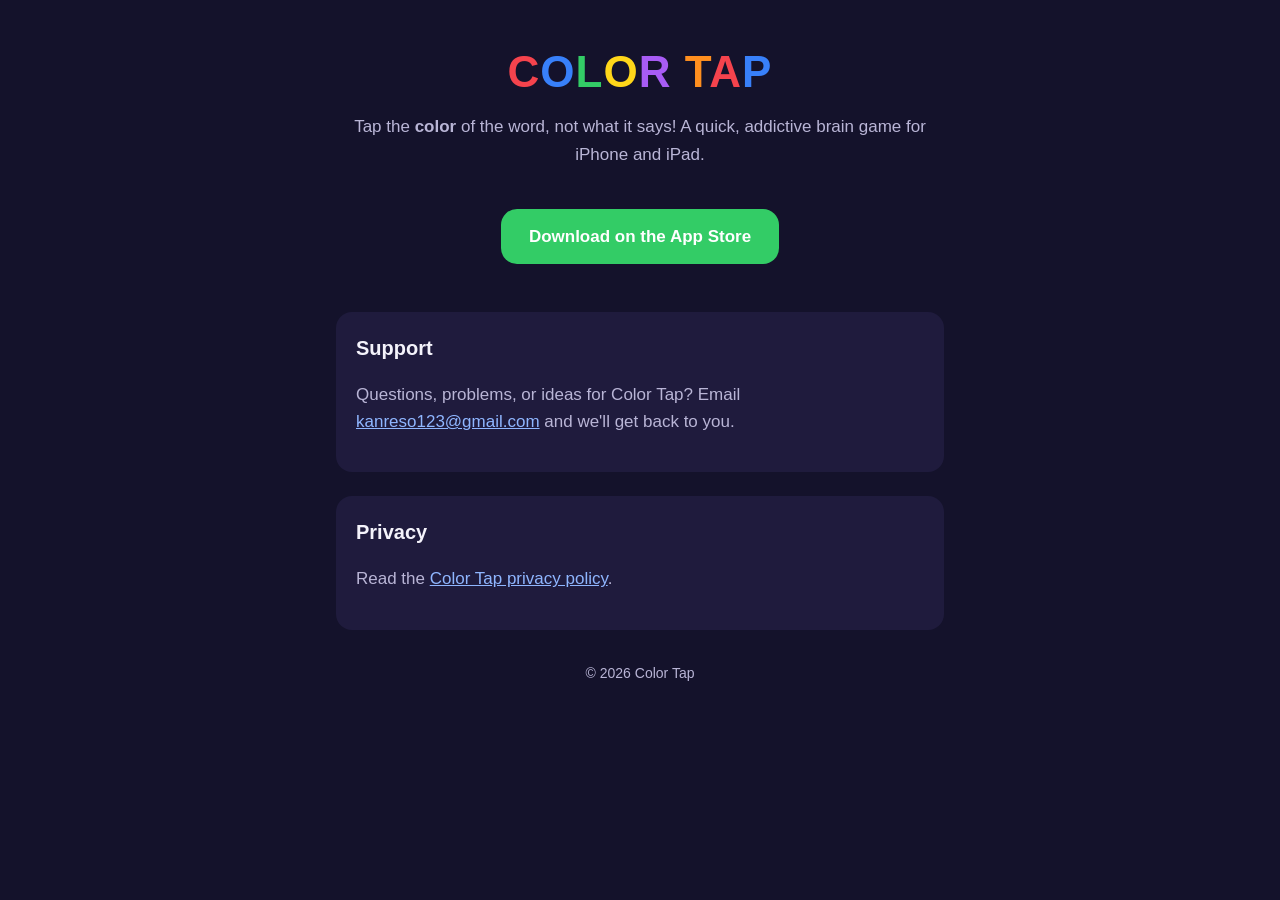
<file: index.html>
<!doctype html>
<html lang="en">
<head>
<meta charset="utf-8">
<meta name="viewport" content="width=device-width, initial-scale=1">
<title>Color Tap: Brain Game</title>
<meta name="description" content="Color Tap: Brain Game for iPhone and iPad. Tap the color, not the word!">
<style>
  :root { --bg: #14122b; --card: #1f1b3d; --text: #f4f3fb; --muted: #b9b5d6; --green: #33cc66; }
  * { box-sizing: border-box; }
  body { margin: 0; background: var(--bg); color: var(--text); font: 17px/1.6 -apple-system, BlinkMacSystemFont, "Segoe UI", Roboto, sans-serif; }
  main { max-width: 640px; margin: 0 auto; padding: 48px 16px; text-align: center; }
  h1 { font-size: 44px; line-height: 1.1; margin: 0 0 12px; font-weight: 900; letter-spacing: 1px; }
  h1 span:nth-child(6n+1) { color: #f5434d; } h1 span:nth-child(6n+2) { color: #3880fa; }
  h1 span:nth-child(6n+3) { color: #33cc66; } h1 span:nth-child(6n+4) { color: #ffd61a; }
  h1 span:nth-child(6n+5) { color: #a85cf5; } h1 span:nth-child(6n) { color: #ff8f1f; }
  p { color: var(--muted); }
  .button { display: inline-block; margin: 24px 0; padding: 14px 28px; border-radius: 16px; background: var(--green); color: #fff; font-weight: 800; text-decoration: none; }
  section { background: var(--card); border-radius: 16px; padding: 20px; margin-top: 24px; text-align: left; }
  h2 { margin: 0 0 8px; font-size: 20px; }
  a { color: #8fb6ff; }
  footer { margin-top: 32px; font-size: 14px; color: var(--muted); }
</style>
</head>
<body>
<main>
  <h1><span>C</span><span>O</span><span>L</span><span>O</span><span>R</span> <span>T</span><span>A</span><span>P</span></h1>
  <p>Tap the <strong>color</strong> of the word, not what it says! A quick, addictive brain game for iPhone and iPad.</p>
  <a class="button" href="https://apps.apple.com/app/id6816421813">Download on the App Store</a>

  <section id="support">
    <h2>Support</h2>
    <p>Questions, problems, or ideas for Color Tap? Email <a href="mailto:kanreso123@gmail.com">kanreso123@gmail.com</a> and we'll get back to you.</p>
  </section>

  <section>
    <h2>Privacy</h2>
    <p>Read the <a href="privacy.html">Color Tap privacy policy</a>.</p>
  </section>

  <footer>&copy; 2026 Color Tap</footer>
</main>
</body>
</html>
</file>
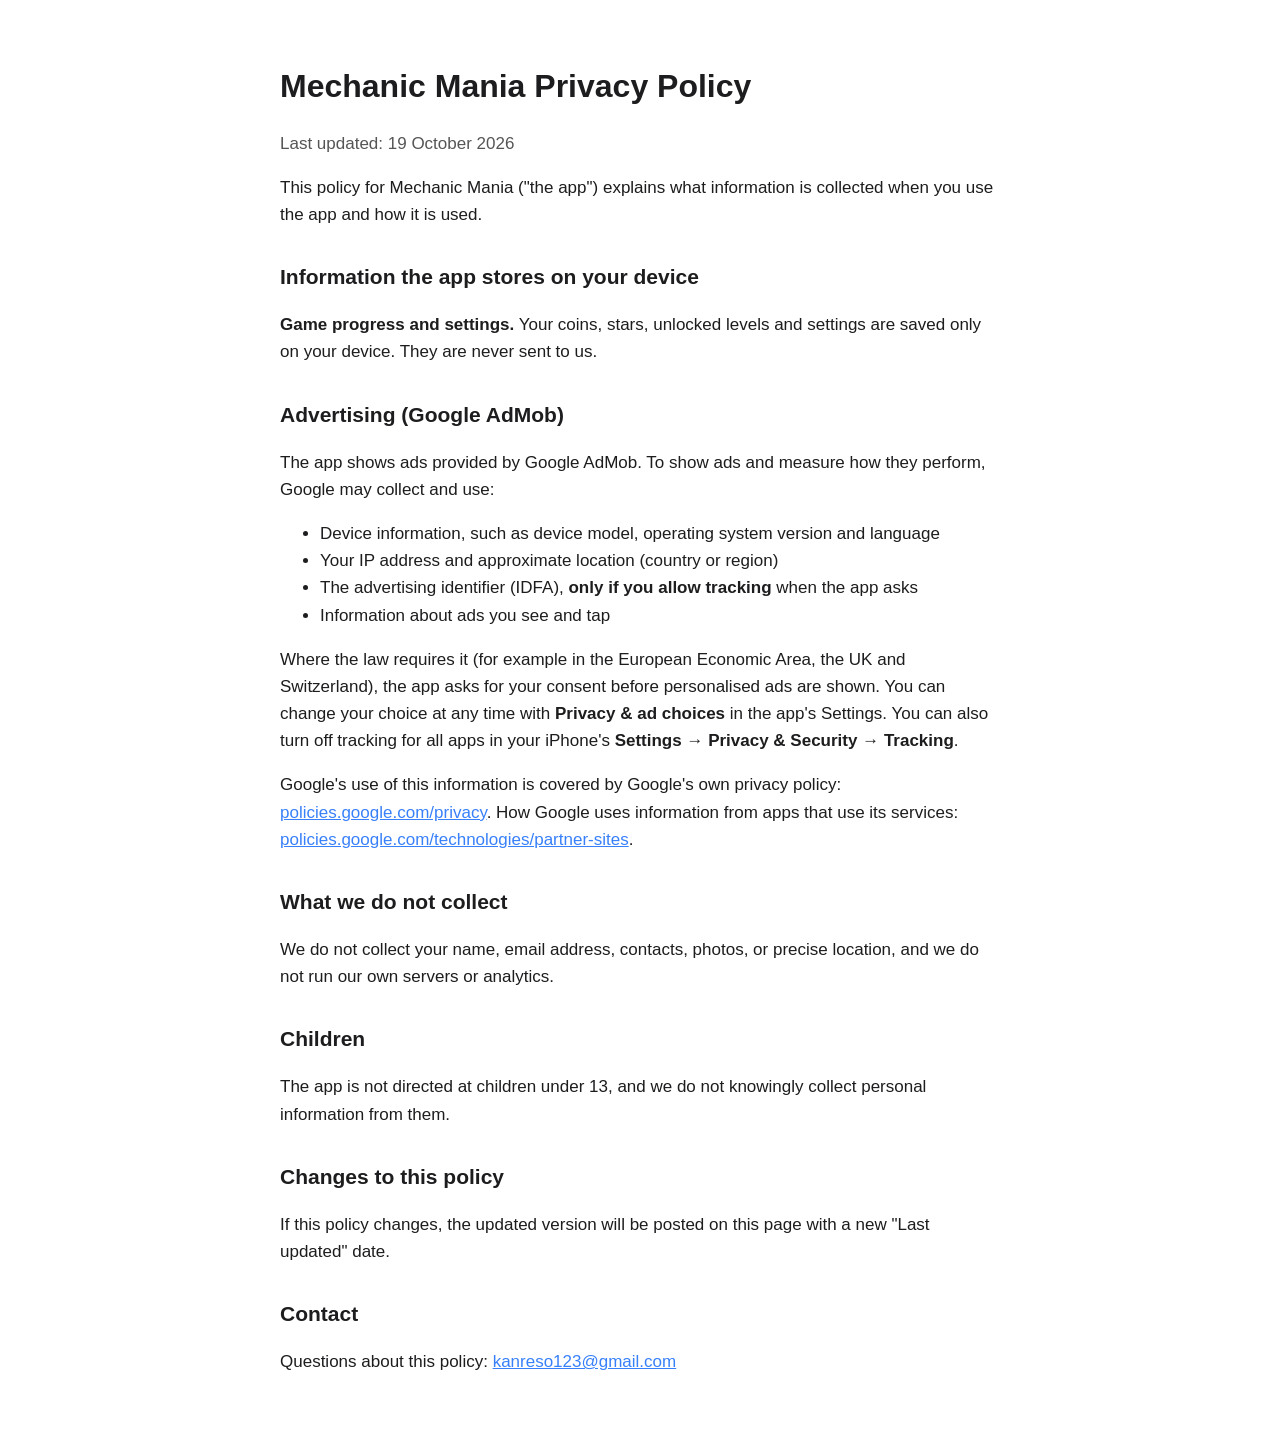
<file: mechanicmania-privacy.html>
<!doctype html>
<html lang="en">
<head>
<meta charset="utf-8">
<meta name="viewport" content="width=device-width, initial-scale=1">
<title>Mechanic Mania Privacy Policy</title>
<style>
  :root { --bg: #ffffff; --text: #1d1d1f; --muted: #555; }
  @media (prefers-color-scheme: dark) { :root { --bg: #14122b; --text: #f4f3fb; --muted: #b9b5d6; } }
  body { margin: 0; background: var(--bg); color: var(--text); font: 17px/1.6 -apple-system, BlinkMacSystemFont, "Segoe UI", Roboto, sans-serif; }
  main { max-width: 720px; margin: 0 auto; padding: 40px 16px; }
  h1 { font-size: 32px; margin-bottom: 4px; }
  h2 { font-size: 21px; margin-top: 32px; }
  .updated { color: var(--muted); }
  a { color: #3880fa; }
</style>
</head>
<body>
<main>
<h1>Mechanic Mania Privacy Policy</h1>
<p class="updated">Last updated: 19 October 2026</p>

<p>This policy for Mechanic Mania ("the app") explains what information is collected when you use the app and how it is used.</p>

<h2>Information the app stores on your device</h2>
<p><strong>Game progress and settings.</strong> Your coins, stars, unlocked levels and settings are saved only on your device. They are never sent to us.</p>

<h2>Advertising (Google AdMob)</h2>
<p>The app shows ads provided by Google AdMob. To show ads and measure how they perform, Google may collect and use:</p>
<ul>
  <li>Device information, such as device model, operating system version and language</li>
  <li>Your IP address and approximate location (country or region)</li>
  <li>The advertising identifier (IDFA), <strong>only if you allow tracking</strong> when the app asks</li>
  <li>Information about ads you see and tap</li>
</ul>
<p>Where the law requires it (for example in the European Economic Area, the UK and Switzerland), the app asks for your consent before personalised ads are shown. You can change your choice at any time with <strong>Privacy &amp; ad choices</strong> in the app's Settings. You can also turn off tracking for all apps in your iPhone's <strong>Settings &rarr; Privacy &amp; Security &rarr; Tracking</strong>.</p>
<p>Google's use of this information is covered by Google's own privacy policy: <a href="https://policies.google.com/privacy">policies.google.com/privacy</a>. How Google uses information from apps that use its services: <a href="https://policies.google.com/technologies/partner-sites">policies.google.com/technologies/partner-sites</a>.</p>

<h2>What we do not collect</h2>
<p>We do not collect your name, email address, contacts, photos, or precise location, and we do not run our own servers or analytics.</p>

<h2>Children</h2>
<p>The app is not directed at children under 13, and we do not knowingly collect personal information from them.</p>

<h2>Changes to this policy</h2>
<p>If this policy changes, the updated version will be posted on this page with a new "Last updated" date.</p>

<h2>Contact</h2>
<p>Questions about this policy: <a href="mailto:kanreso123@gmail.com">kanreso123@gmail.com</a></p>
</main>
</body>
</html>
</file>
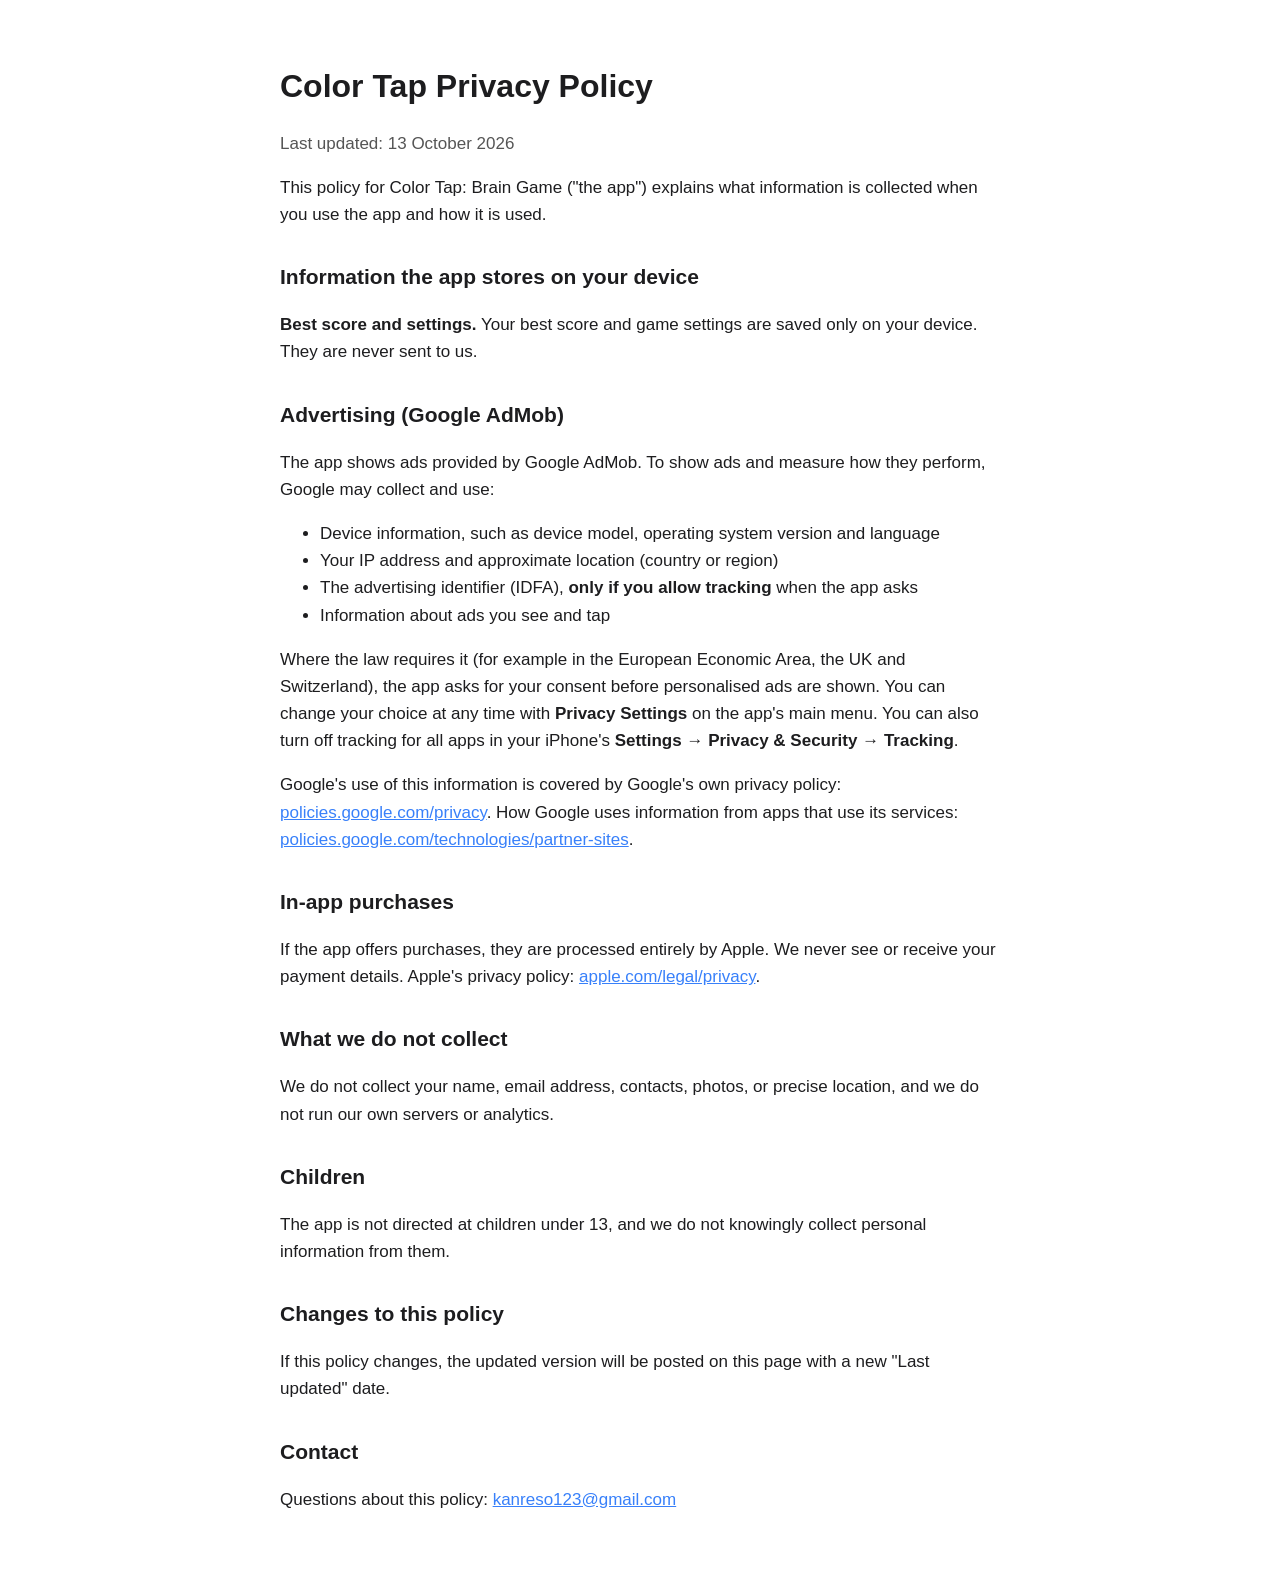
<file: privacy.html>
<!doctype html>
<html lang="en">
<head>
<meta charset="utf-8">
<meta name="viewport" content="width=device-width, initial-scale=1">
<title>Color Tap Privacy Policy</title>
<style>
  :root { --bg: #ffffff; --text: #1d1d1f; --muted: #555; }
  @media (prefers-color-scheme: dark) { :root { --bg: #14122b; --text: #f4f3fb; --muted: #b9b5d6; } }
  body { margin: 0; background: var(--bg); color: var(--text); font: 17px/1.6 -apple-system, BlinkMacSystemFont, "Segoe UI", Roboto, sans-serif; }
  main { max-width: 720px; margin: 0 auto; padding: 40px 16px; }
  h1 { font-size: 32px; margin-bottom: 4px; }
  h2 { font-size: 21px; margin-top: 32px; }
  .updated { color: var(--muted); }
  a { color: #3880fa; }
</style>
</head>
<body>
<main>
<h1>Color Tap Privacy Policy</h1>
<p class="updated">Last updated: 13 October 2026</p>

<p>This policy for Color Tap: Brain Game ("the app") explains what information is collected when you use the app and how it is used.</p>

<h2>Information the app stores on your device</h2>
<p><strong>Best score and settings.</strong> Your best score and game settings are saved only on your device. They are never sent to us.</p>

<h2>Advertising (Google AdMob)</h2>
<p>The app shows ads provided by Google AdMob. To show ads and measure how they perform, Google may collect and use:</p>
<ul>
  <li>Device information, such as device model, operating system version and language</li>
  <li>Your IP address and approximate location (country or region)</li>
  <li>The advertising identifier (IDFA), <strong>only if you allow tracking</strong> when the app asks</li>
  <li>Information about ads you see and tap</li>
</ul>
<p>Where the law requires it (for example in the European Economic Area, the UK and Switzerland), the app asks for your consent before personalised ads are shown. You can change your choice at any time with <strong>Privacy Settings</strong> on the app's main menu. You can also turn off tracking for all apps in your iPhone's <strong>Settings &rarr; Privacy &amp; Security &rarr; Tracking</strong>.</p>
<p>Google's use of this information is covered by Google's own privacy policy: <a href="https://policies.google.com/privacy">policies.google.com/privacy</a>. How Google uses information from apps that use its services: <a href="https://policies.google.com/technologies/partner-sites">policies.google.com/technologies/partner-sites</a>.</p>

<h2>In-app purchases</h2>
<p>If the app offers purchases, they are processed entirely by Apple. We never see or receive your payment details. Apple's privacy policy: <a href="https://www.apple.com/legal/privacy/">apple.com/legal/privacy</a>.</p>

<h2>What we do not collect</h2>
<p>We do not collect your name, email address, contacts, photos, or precise location, and we do not run our own servers or analytics.</p>

<h2>Children</h2>
<p>The app is not directed at children under 13, and we do not knowingly collect personal information from them.</p>

<h2>Changes to this policy</h2>
<p>If this policy changes, the updated version will be posted on this page with a new "Last updated" date.</p>

<h2>Contact</h2>
<p>Questions about this policy: <a href="mailto:kanreso123@gmail.com">kanreso123@gmail.com</a></p>
</main>
</body>
</html>
</file>
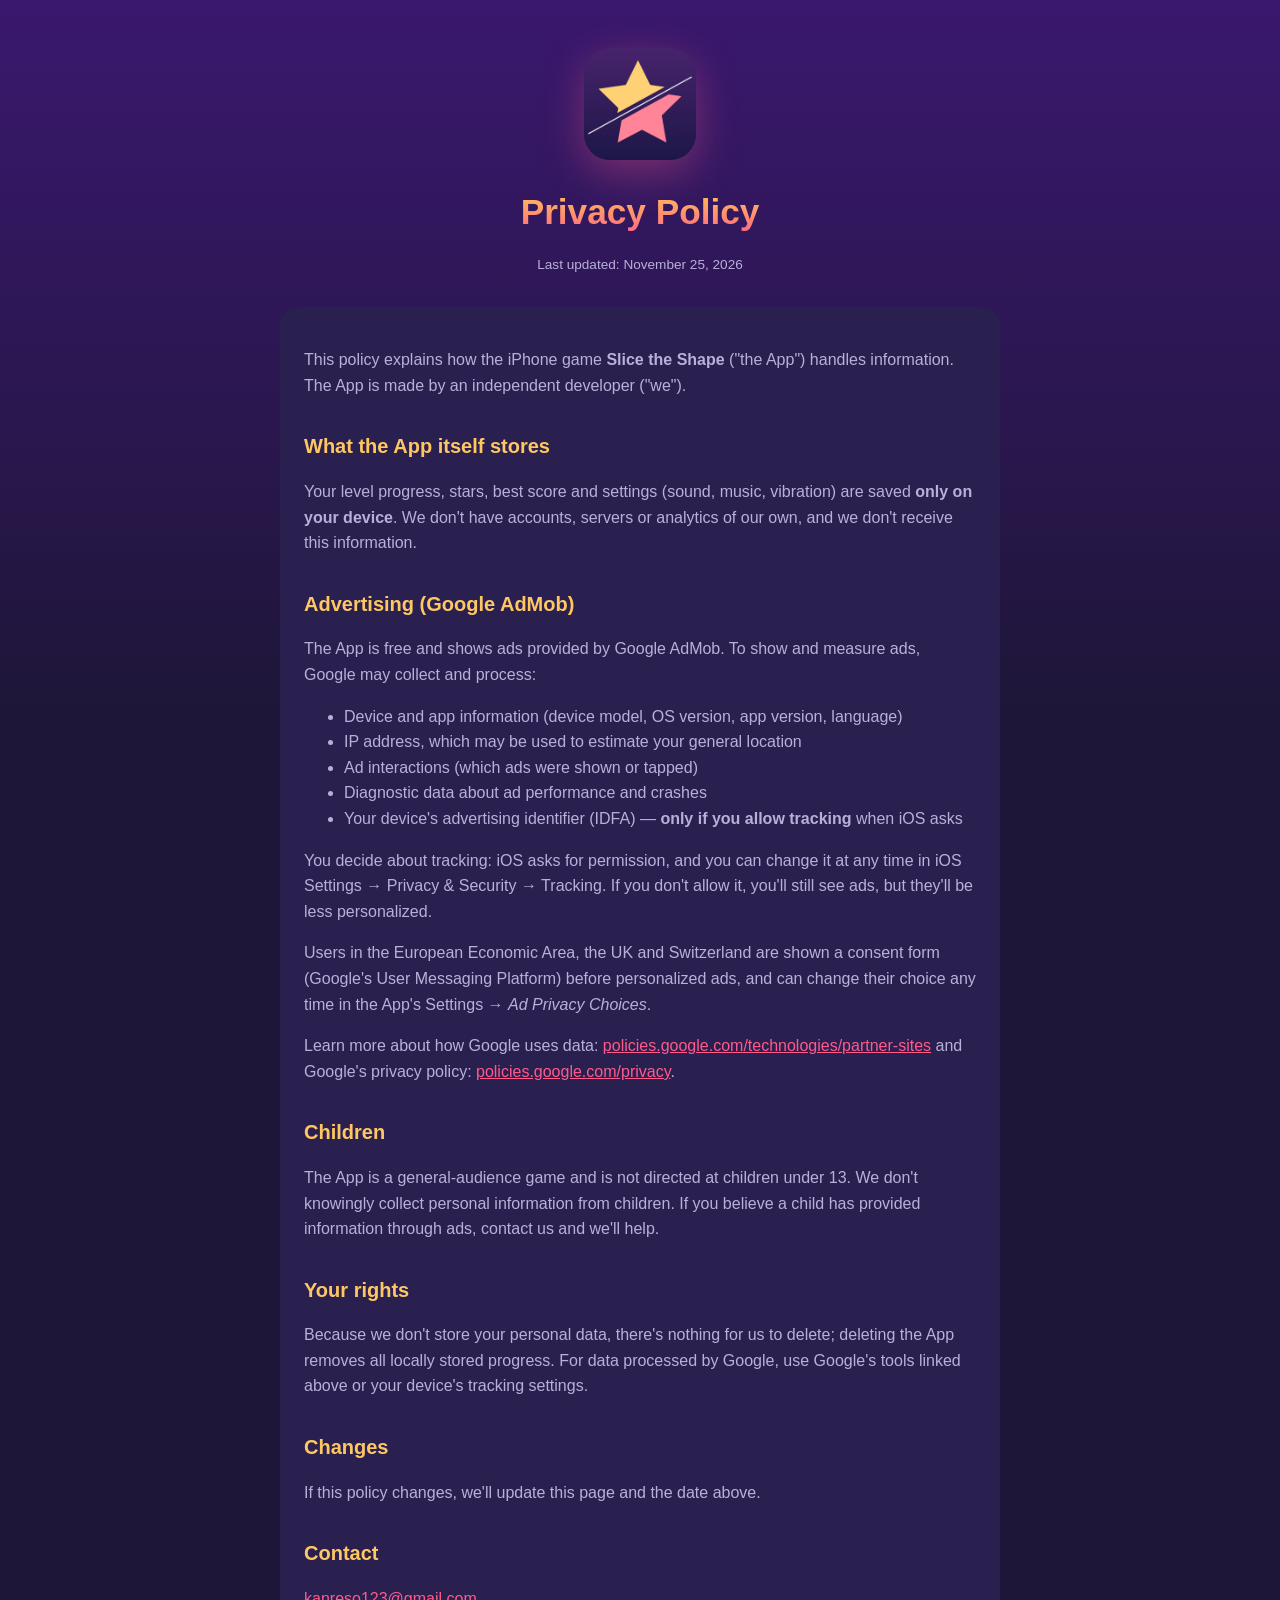
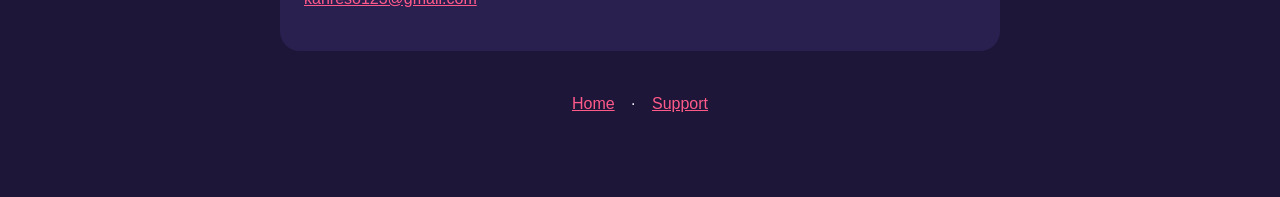
<file: slicetheshape-privacy.html>
<!doctype html>
<html lang="en">
<head>
<meta charset="utf-8"><meta name="viewport" content="width=device-width, initial-scale=1">
<title>Privacy Policy — Slice the Shape</title>
<link rel="stylesheet" href="slicetheshape.css">
</head>
<body><main>
<header><img src="slicetheshape-icon.png" alt=""><h1>Privacy Policy</h1><p class="small">Last updated: November 25, 2026</p></header>

<div class="card">
<p>This policy explains how the iPhone game <strong>Slice the Shape</strong> ("the App") handles information.
The App is made by an independent developer ("we").</p>

<h2>What the App itself stores</h2>
<p>Your level progress, stars, best score and settings (sound, music, vibration) are saved <strong>only on your device</strong>.
We don't have accounts, servers or analytics of our own, and we don't receive this information.</p>

<h2>Advertising (Google AdMob)</h2>
<p>The App is free and shows ads provided by Google AdMob. To show and measure ads, Google may collect and process:</p>
<ul>
  <li>Device and app information (device model, OS version, app version, language)</li>
  <li>IP address, which may be used to estimate your general location</li>
  <li>Ad interactions (which ads were shown or tapped)</li>
  <li>Diagnostic data about ad performance and crashes</li>
  <li>Your device's advertising identifier (IDFA) — <strong>only if you allow tracking</strong> when iOS asks</li>
</ul>
<p>You decide about tracking: iOS asks for permission, and you can change it at any time in
iOS Settings → Privacy &amp; Security → Tracking. If you don't allow it, you'll still see ads, but they'll be less personalized.</p>
<p>Users in the European Economic Area, the UK and Switzerland are shown a consent form (Google's User Messaging Platform)
before personalized ads, and can change their choice any time in the App's Settings → <em>Ad Privacy Choices</em>.</p>
<p>Learn more about how Google uses data:
<a href="https://policies.google.com/technologies/partner-sites">policies.google.com/technologies/partner-sites</a>
and Google's privacy policy: <a href="https://policies.google.com/privacy">policies.google.com/privacy</a>.</p>

<h2>Children</h2>
<p>The App is a general-audience game and is not directed at children under 13. We don't knowingly collect personal
information from children. If you believe a child has provided information through ads, contact us and we'll help.</p>

<h2>Your rights</h2>
<p>Because we don't store your personal data, there's nothing for us to delete; deleting the App removes all locally stored
progress. For data processed by Google, use Google's tools linked above or your device's tracking settings.</p>

<h2>Changes</h2>
<p>If this policy changes, we'll update this page and the date above.</p>

<h2>Contact</h2>
<p><a href="mailto:kanreso123@gmail.com">kanreso123@gmail.com</a></p>
</div>
<nav><a href="slicetheshape.html">Home</a> · <a href="slicetheshape-support.html">Support</a></nav>
</main></body>
</html>
</file>
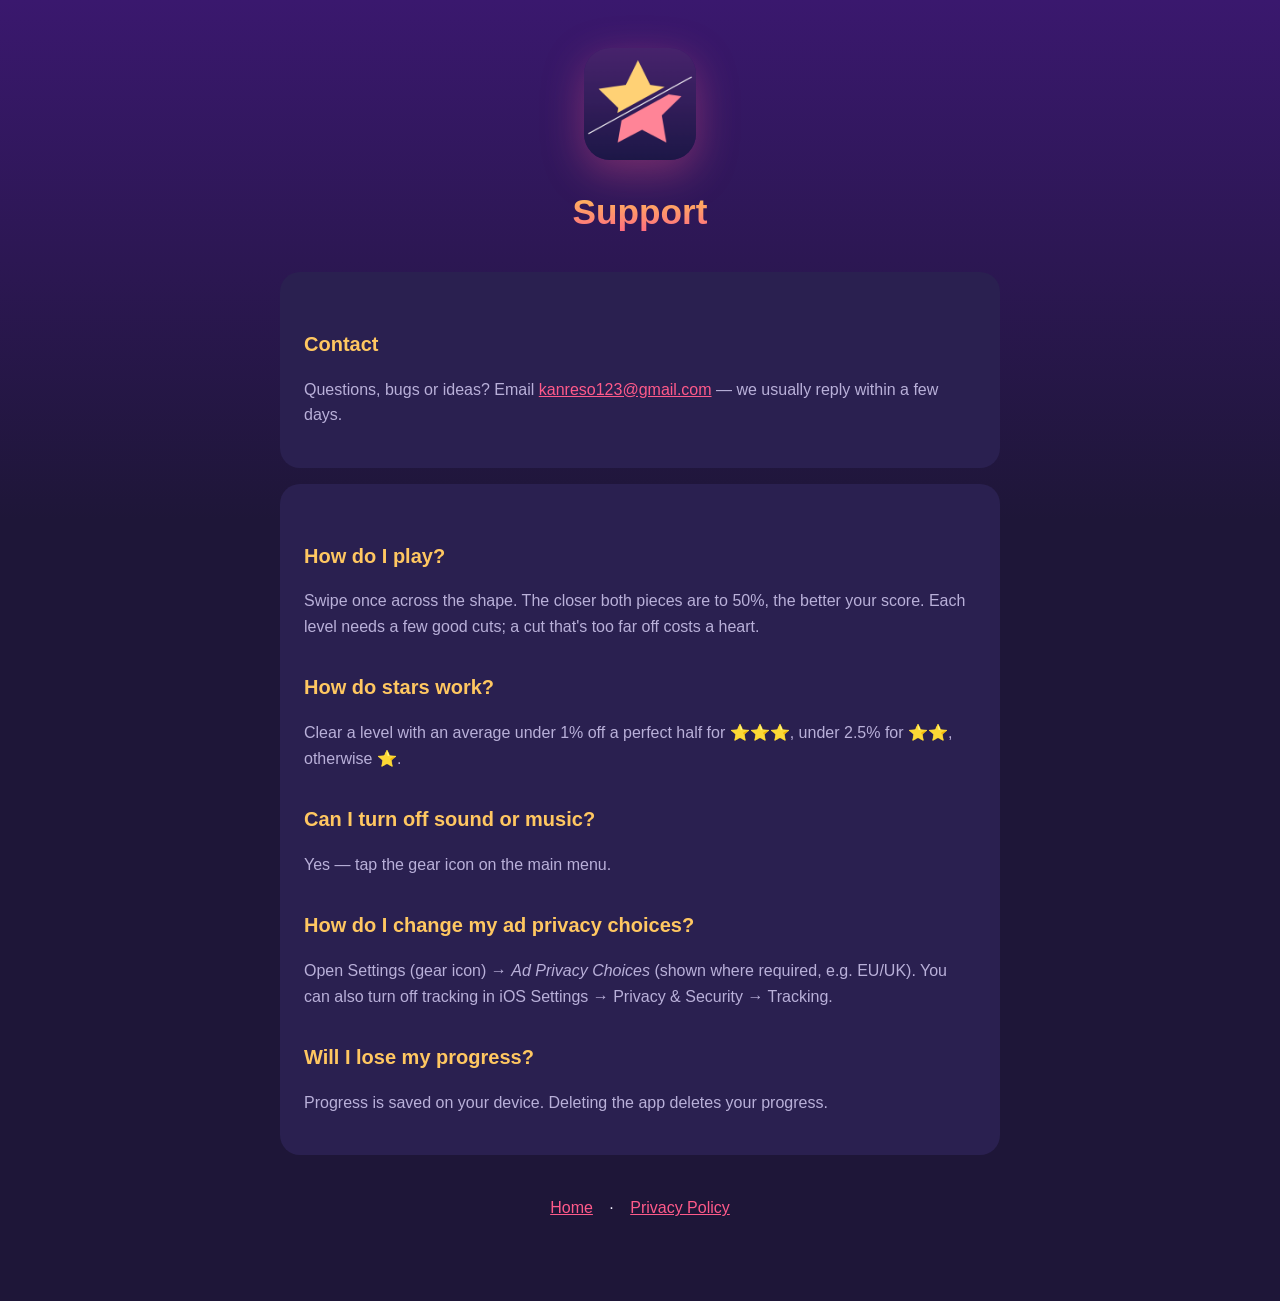
<file: slicetheshape-support.html>
<!doctype html>
<html lang="en">
<head>
<meta charset="utf-8"><meta name="viewport" content="width=device-width, initial-scale=1">
<title>Support — Slice the Shape</title>
<link rel="stylesheet" href="slicetheshape.css">
</head>
<body><main>
<header><img src="slicetheshape-icon.png" alt=""><h1>Support</h1></header>
<div class="card">
  <h2>Contact</h2>
  <p>Questions, bugs or ideas? Email <a href="mailto:kanreso123@gmail.com">kanreso123@gmail.com</a> — we usually reply within a few days.</p>
</div>
<div class="card">
  <h2>How do I play?</h2>
  <p>Swipe once across the shape. The closer both pieces are to 50%, the better your score.
  Each level needs a few good cuts; a cut that's too far off costs a heart.</p>
  <h2>How do stars work?</h2>
  <p>Clear a level with an average under 1% off a perfect half for ⭐⭐⭐, under 2.5% for ⭐⭐, otherwise ⭐.</p>
  <h2>Can I turn off sound or music?</h2>
  <p>Yes — tap the gear icon on the main menu.</p>
  <h2>How do I change my ad privacy choices?</h2>
  <p>Open Settings (gear icon) → <em>Ad Privacy Choices</em> (shown where required, e.g. EU/UK).
  You can also turn off tracking in iOS Settings → Privacy &amp; Security → Tracking.</p>
  <h2>Will I lose my progress?</h2>
  <p>Progress is saved on your device. Deleting the app deletes your progress.</p>
</div>
<nav><a href="slicetheshape.html">Home</a> · <a href="slicetheshape-privacy.html">Privacy Policy</a></nav>
</main></body>
</html>
</file>
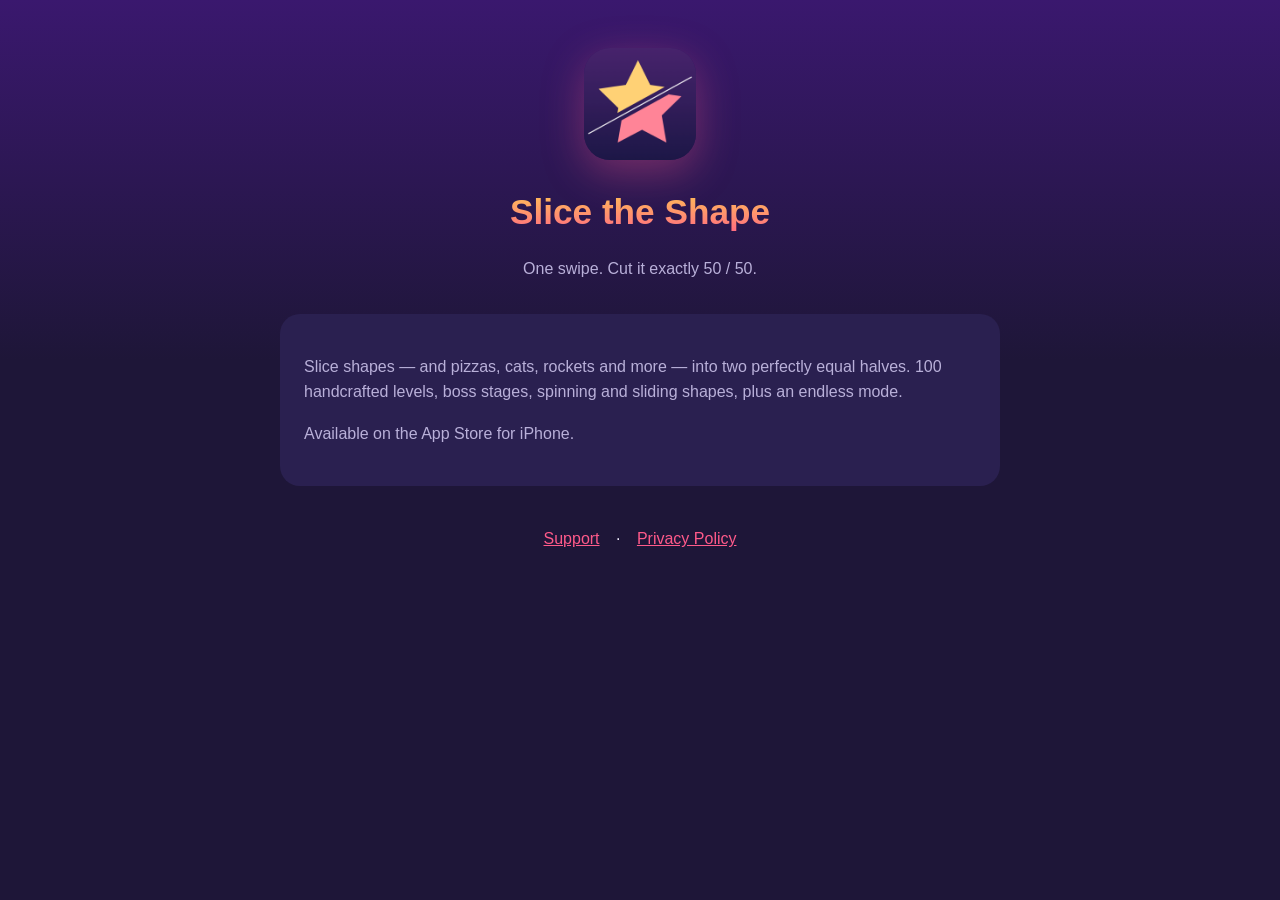
<file: slicetheshape.html>
<!doctype html>
<html lang="en">
<head>
<meta charset="utf-8"><meta name="viewport" content="width=device-width, initial-scale=1">
<title>Slice the Shape</title>
<meta name="description" content="Slice the Shape — one swipe, cut it exactly 50/50. 100 levels on iPhone.">
<link rel="stylesheet" href="slicetheshape.css">
</head>
<body><main>
<header>
  <img src="slicetheshape-icon.png" alt="Slice the Shape icon">
  <h1>Slice the Shape</h1>
  <p>One swipe. Cut it exactly 50 / 50.</p>
</header>
<div class="card">
  <p>Slice shapes — and pizzas, cats, rockets and more — into two perfectly equal halves.
  100 handcrafted levels, boss stages, spinning and sliding shapes, plus an endless mode.</p>
  <p>Available on the App Store for iPhone.</p>
</div>
<nav><a href="slicetheshape-support.html">Support</a> · <a href="slicetheshape-privacy.html">Privacy Policy</a></nav>
</main></body>
</html>
</file>
<file: slicetheshape.css>
:root { --bg: #1e1638; --card: #2a2050; --text: #f4f1ff; --muted: #b9b0d9; --accent: #ff5a8a; --gold: #ffc761; }
* { box-sizing: border-box; }
body { margin: 0; font-family: -apple-system, BlinkMacSystemFont, "SF Pro Rounded", "Segoe UI", Roboto, sans-serif;
       background: linear-gradient(180deg, #3a186e 0%, var(--bg) 40%); color: var(--text); line-height: 1.6; min-height: 100vh; }
main { max-width: 760px; margin: 0 auto; padding: 48px 20px 80px; }
header { text-align: center; margin-bottom: 32px; }
header img { width: 112px; height: 112px; border-radius: 26px; box-shadow: 0 12px 40px rgba(255, 90, 138, .35); }
h1 { font-size: 2.2rem; margin: 16px 0 4px; background: linear-gradient(#ffd34d, #ff5a8a); -webkit-background-clip: text; background-clip: text; color: transparent; }
h2 { color: var(--gold); margin-top: 32px; font-size: 1.25rem; }
p, li { color: var(--muted); }
a { color: var(--accent); }
.card { background: var(--card); border-radius: 20px; padding: 24px; margin: 16px 0; }
nav { text-align: center; margin-top: 40px; }
nav a { margin: 0 12px; }
.small { font-size: .85rem; }
</file>
